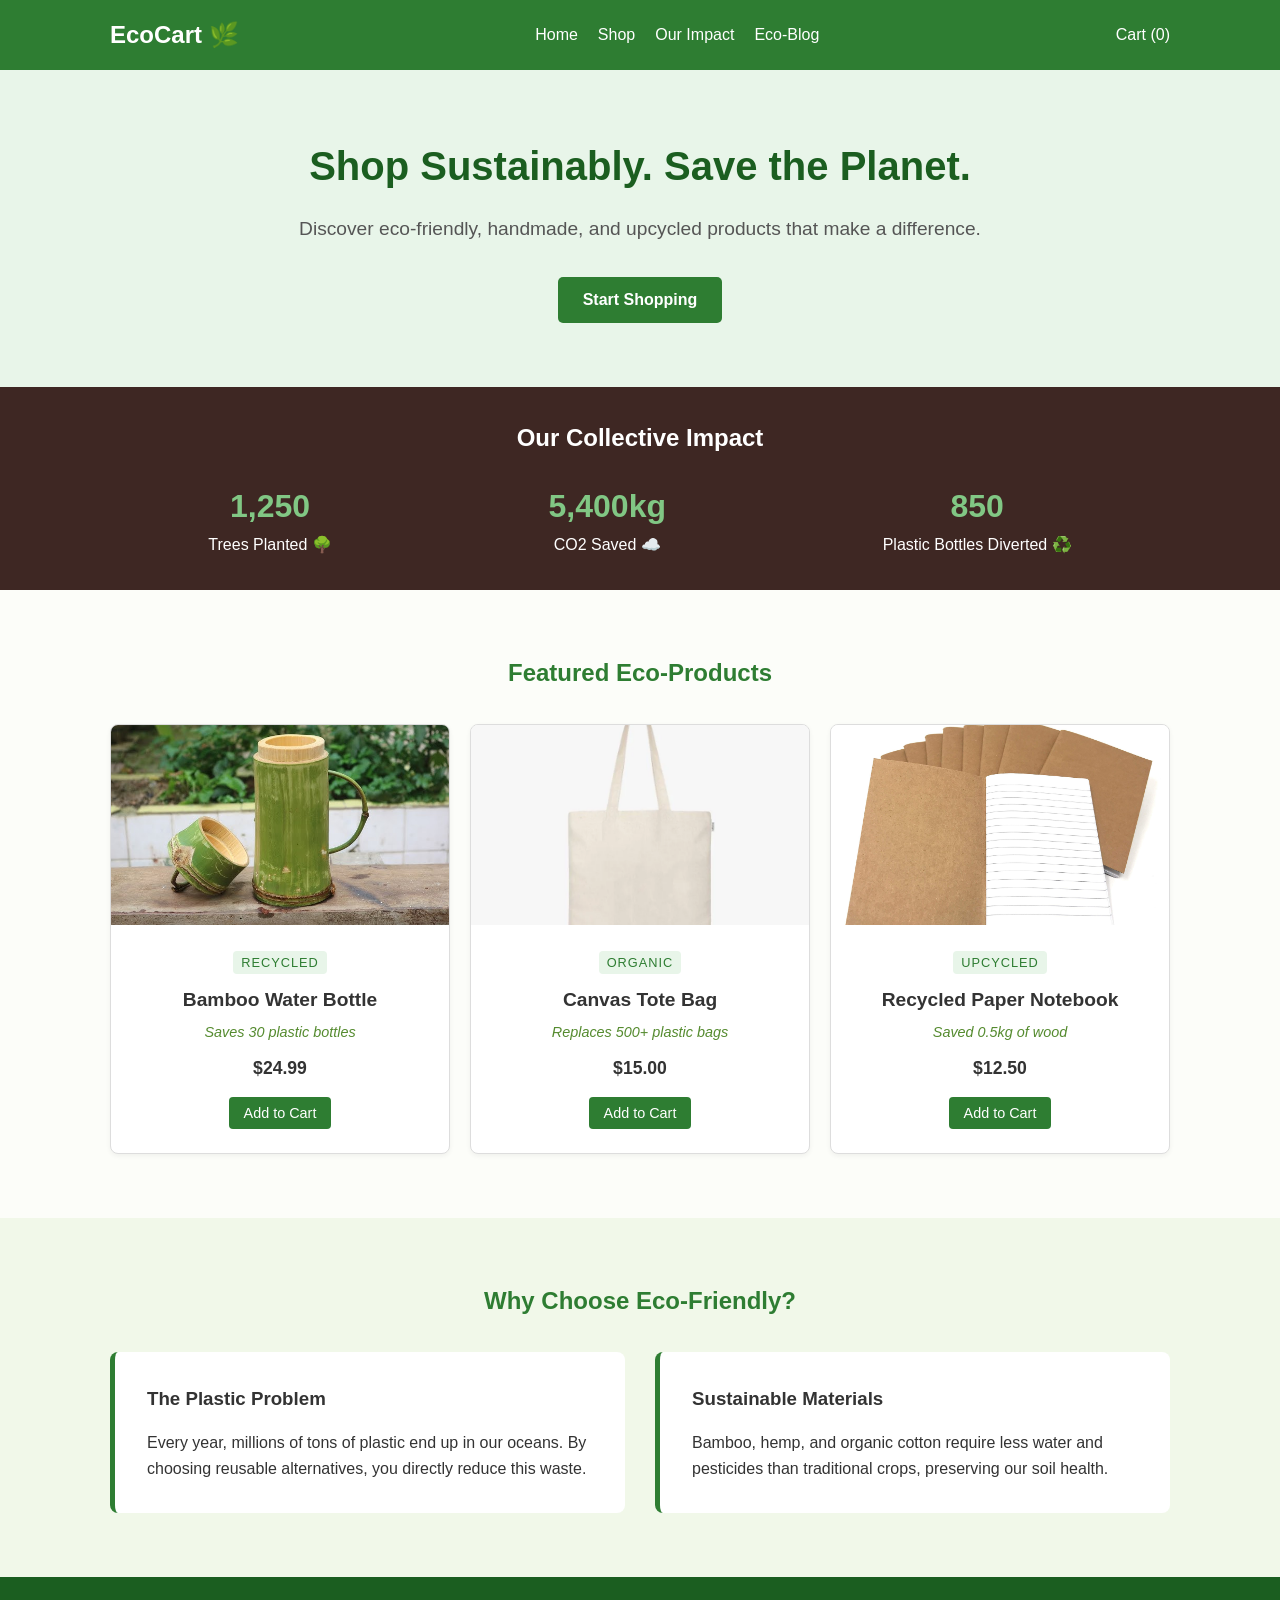
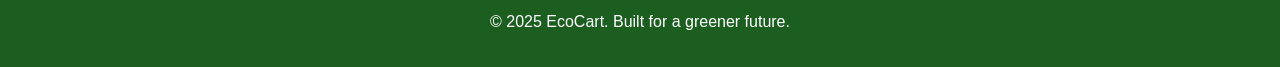
<file: index.html>
<!DOCTYPE html>
<html lang="en">
<head>
    <meta charset="UTF-8">
    <meta name="viewport" content="width=device-width, initial-scale=1.0">
    <title>EcoCart - The Green E-Commerce Experience</title>
    <link rel="stylesheet" href="style.css">
</head>
<body>

    <header>
        <div class="container header-content">
            <div class="logo">EcoCart 🌿</div>
            <nav>
                <ul>
                    <li><a href="index.html">Home</a></li>
                    <li><a href="shop.html">Shop</a></li>
                    <li><a href="impact.html">Our Impact</a></li>
                    <li><a href="blog.html">Eco-Blog</a></li>
                </ul>
            </nav>
            <div class="cart-icon">Cart (0)</div>
        </div>
    </header>

    <section id="home" class="hero">
        <div class="container">
            <h1>Shop Sustainably. Save the Planet.</h1>
            <p>Discover eco-friendly, handmade, and upcycled products that make a difference.</p>
            <a href="#shop" class="btn">Start Shopping</a>
        </div>
    </section>

    <section id="impact" class="impact-banner">
        <div class="container">
            <h2>Our Collective Impact</h2>
            <div class="impact-stats">
                <div class="stat">
                    <span class="number">1,250</span>
                    <span class="label">Trees Planted 🌳</span>
                </div>
                <div class="stat">
                    <span class="number">5,400kg</span>
                    <span class="label">CO2 Saved ☁️</span>
                </div>
                <div class="stat">
                    <span class="number">850</span>
                    <span class="label">Plastic Bottles Diverted ♻️</span>
                </div>
            </div>
        </div>
    </section>

    <section id="shop" class="products">
        <div class="container">
            <h2>Featured Eco-Products</h2>
            <div class="product-grid">
                <div class="product-card">
                    <div class="product-image" style="background-color: #e0e0e0;">
                        <img src="photos/bamboobottle.jpg" alt="Bamboo Bottle">
                    </div>
                    <div class="product-info">
                        <span class="tag">Recycled</span>
                        <h3>Bamboo Water Bottle</h3>
                        <p class="impact-note">Saves 30 plastic bottles</p>
                        <p class="price">$24.99</p>
                        <button class="btn-sm">Add to Cart</button>
                    </div>
                </div>

                <div class="product-card">
                    <div class="product-image" style="background-color: #e0e0e0;">
                        <img src="photos/bag.webp" alt="Tote Bag">
                    </div>
                    <div class="product-info">
                        <span class="tag">Organic</span>
                        <h3>Canvas Tote Bag</h3>
                        <p class="impact-note">Replaces 500+ plastic bags</p>
                        <p class="price">$15.00</p>
                        <button class="btn-sm">Add to Cart</button>
                    </div>
                </div>

                <div class="product-card">
                    <div class="product-image" style="background-color: #e0e0e0;">
                        <img src="photos/notebook.jpg" alt="Notebook">
                    </div>
                    <div class="product-info">
                        <span class="tag">Upcycled</span>
                        <h3>Recycled Paper Notebook</h3>
                        <p class="impact-note">Saved 0.5kg of wood</p>
                        <p class="price">$12.50</p>
                        <button class="btn-sm">Add to Cart</button>
                    </div>
                </div>
            </div>
        </div>
    </section>

    <section id="blog" class="education">
        <div class="container">
            <h2>Why Choose Eco-Friendly?</h2>
            <div class="blog-grid">
                <article>
                    <h3>The Plastic Problem</h3>
                    <p>Every year, millions of tons of plastic end up in our oceans. By choosing reusable alternatives, you directly reduce this waste.</p>
                </article>
                <article>
                    <h3>Sustainable Materials</h3>
                    <p>Bamboo, hemp, and organic cotton require less water and pesticides than traditional crops, preserving our soil health.</p>
                </article>
            </div>
        </div>
    </section>

    <footer>
        <div class="container">
            <p>&copy; 2025 EcoCart. Built for a greener future.</p>
        </div>
    </footer>

</body>
<script>
    const addButtons = document.querySelectorAll(".btn-sm");

    const cartIcon = document.querySelector(".cart-icon");
    let cartCount = 0;

    function updateCart() {
        cartCount++;
        cartIcon.textContent = `Cart (${cartCount})`;
        showMessage("Item added to cart!");
    }

    function showMessage(text) {
        const msg = document.createElement("div");
        msg.className = "popup-msg";
        msg.textContent = text;
        document.body.appendChild(msg);

        setTimeout(() => {
            msg.remove();
        }, 1500);
    }

    addButtons.forEach(btn => {
        btn.addEventListener("click", updateCart);
    });
</script>
</html>
</file>
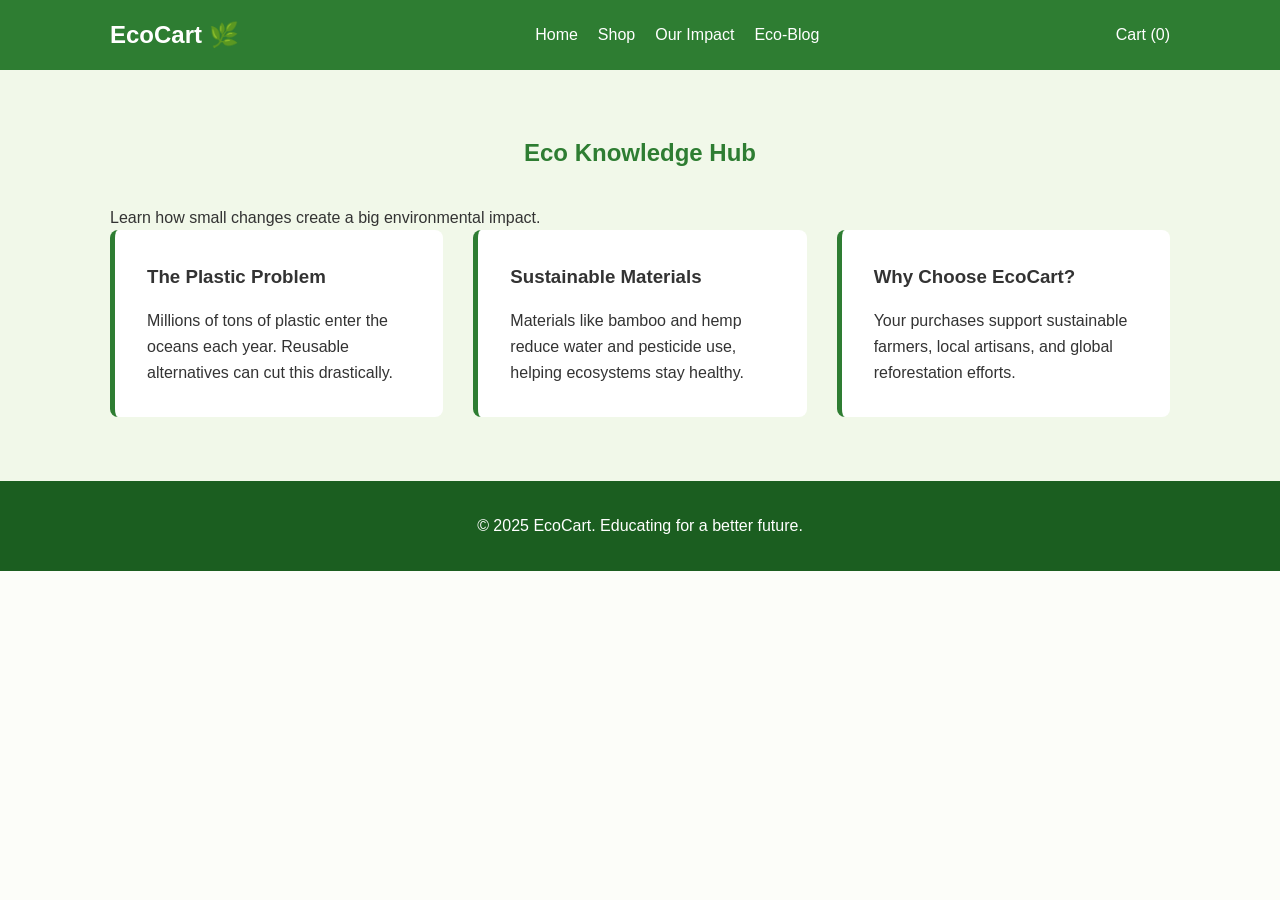
<file: blog.html>
<!DOCTYPE html>
<html lang="en">

<head>
    <meta charset="UTF-8">
    <meta name="viewport" content="width=device-width, initial-scale=1.0">
    <title>EcoCart | Eco Blog</title>
    <link rel="stylesheet" href="style.css">
</head>

<body>

<header>
    <div class="container header-content">
        <div class="logo">EcoCart 🌿</div>

        <nav>
            <ul>
                <li><a href="index.html">Home</a></li>
                <li><a href="shop.html">Shop</a></li>
                <li><a href="impact.html">Our Impact</a></li>
                <li><a href="blog.html">Eco-Blog</a></li>
            </ul>
        </nav>

        <div class="cart-icon">Cart (0)</div>
    </div>
</header>

<section class="education">
    <div class="container">
        <h2>Eco Knowledge Hub</h2>
        <p>Learn how small changes create a big environmental impact.</p>

        <div class="blog-grid">

            <article>
                <h3>The Plastic Problem</h3>
                <p>Millions of tons of plastic enter the oceans each year. Reusable alternatives can cut this drastically.</p>
            </article>

            <article>
                <h3>Sustainable Materials</h3>
                <p>Materials like bamboo and hemp reduce water and pesticide use, helping ecosystems stay healthy.</p>
            </article>

            <article>
                <h3>Why Choose EcoCart?</h3>
                <p>Your purchases support sustainable farmers, local artisans, and global reforestation efforts.</p>
            </article>

        </div>
    </div>
</section>

<footer>
    <div class="container">
        <p>&copy; 2025 EcoCart. Educating for a better future.</p>
    </div>
</footer>

</body>
</html>
</file>
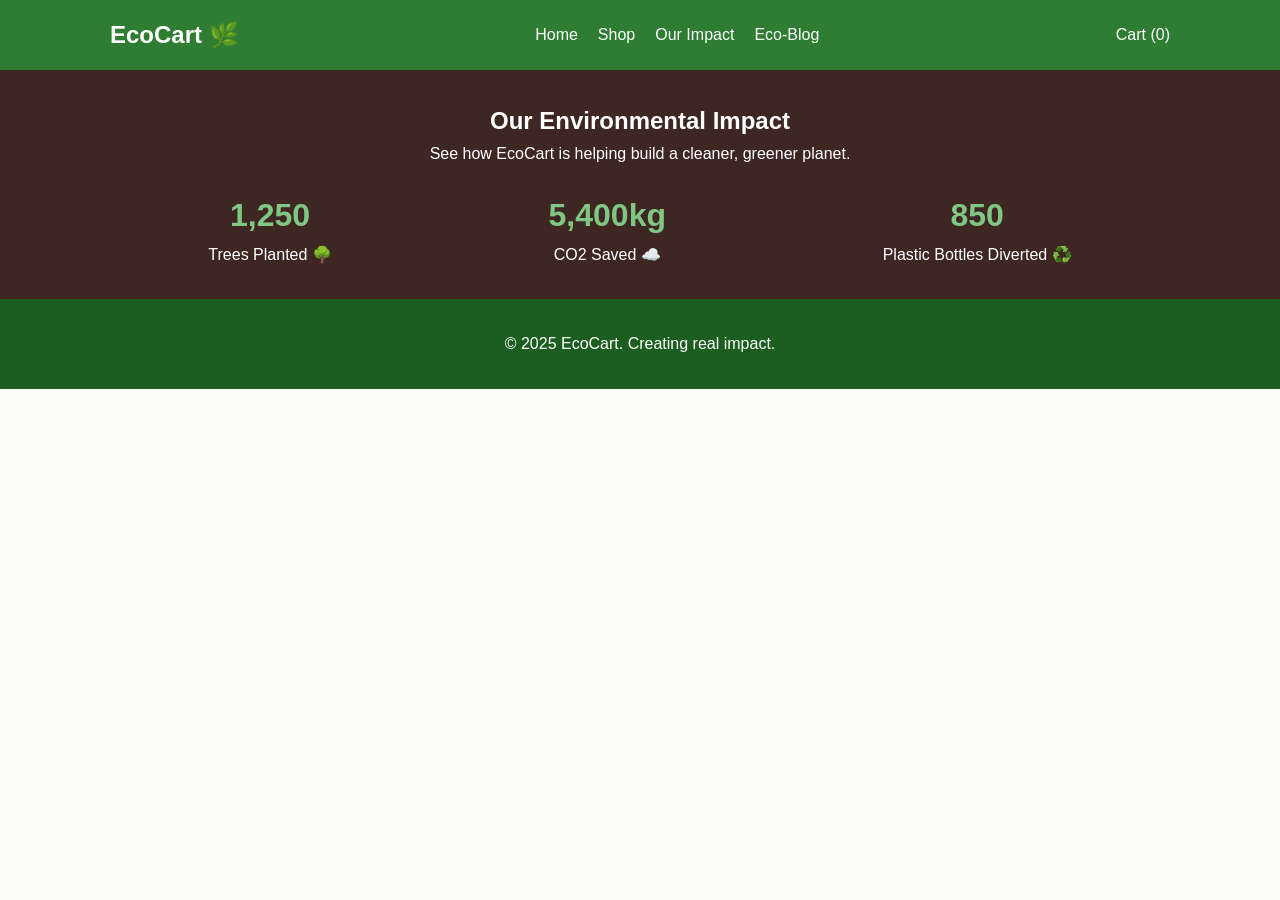
<file: impact.html>
<!DOCTYPE html>
<html lang="en">

<head>
    <meta charset="UTF-8">
    <meta name="viewport" content="width=device-width, initial-scale=1.0">
    <title>EcoCart | Our Impact</title>
    <link rel="stylesheet" href="style.css">
</head>

<body>

<header>
    <div class="container header-content">
        <div class="logo">EcoCart 🌿</div>

        <nav>
            <ul>
                <li><a href="index.html">Home</a></li>
                <li><a href="shop.html">Shop</a></li>
                <li><a href="impact.html">Our Impact</a></li>
                <li><a href="blog.html">Eco-Blog</a></li>
            </ul>
        </nav>

        <div class="cart-icon">Cart (0)</div>
    </div>
</header>

<section class="impact-banner">
    <div class="container">
        <h2>Our Environmental Impact</h2>
        <p>See how EcoCart is helping build a cleaner, greener planet.</p>

        <div class="impact-stats">

            <div class="stat">
                <span class="number">1,250</span>
                <span class="label">Trees Planted 🌳</span>
            </div>

            <div class="stat">
                <span class="number">5,400kg</span>
                <span class="label">CO2 Saved ☁️</span>
            </div>

            <div class="stat">
                <span class="number">850</span>
                <span class="label">Plastic Bottles Diverted ♻️</span>
            </div>

        </div>
    </div>
</section>

<footer>
    <div class="container">
        <p>&copy; 2025 EcoCart. Creating real impact.</p>
    </div>
</footer>

</body>
</html>
</file>
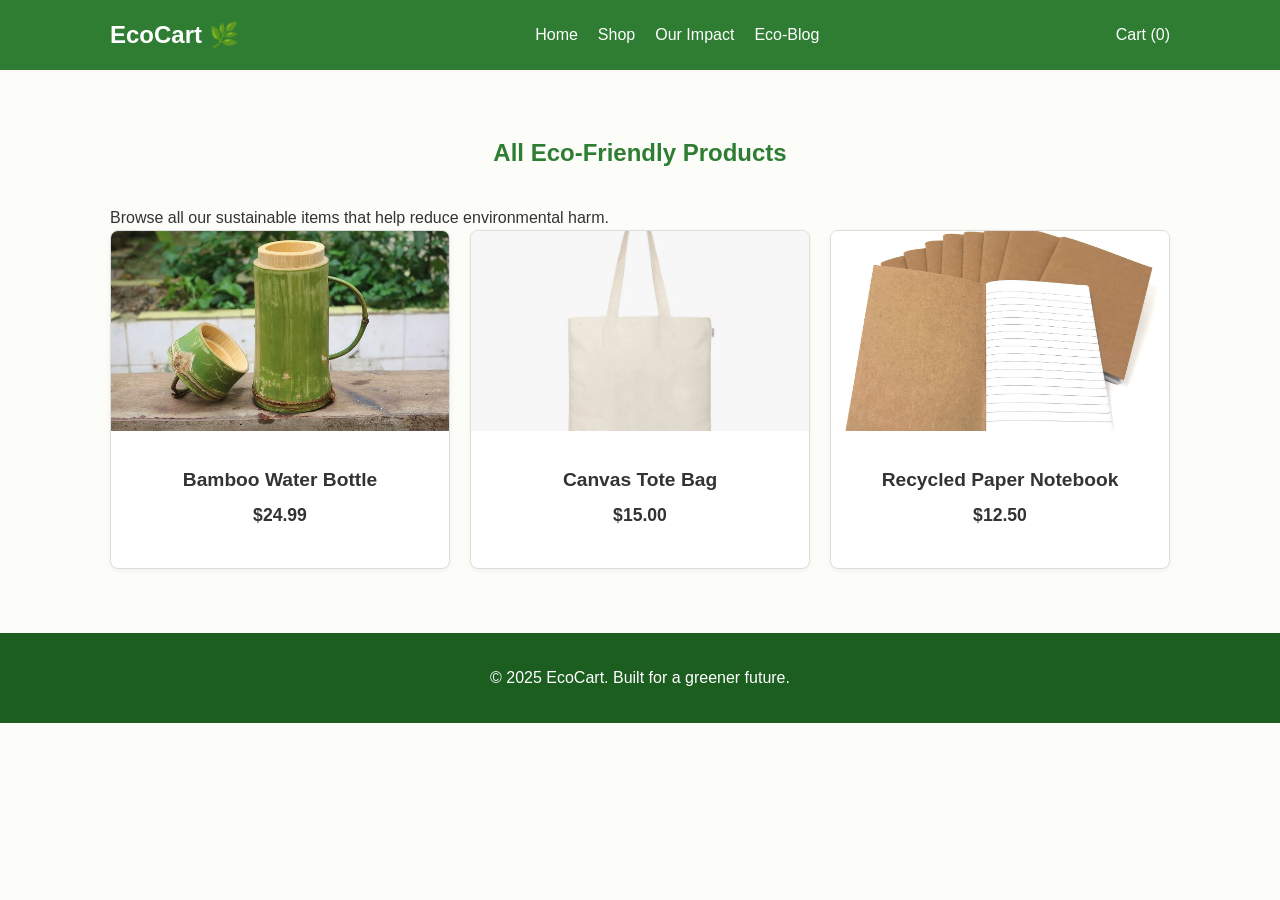
<file: shop.html>
<!DOCTYPE html>
<html lang="en">

<head>
    <meta charset="UTF-8">
    <meta name="viewport" content="width=device-width, initial-scale=1.0">
    <title>EcoCart | Shop</title>
    <link rel="stylesheet" href="style.css">
</head>

<body>

<header>
    <div class="container header-content">
        <div class="logo">EcoCart 🌿</div>

        <nav>
            <ul>
                <li><a href="index.html">Home</a></li>
                <li><a href="shop.html">Shop</a></li>
                <li><a href="impact.html">Our Impact</a></li>
                <li><a href="blog.html">Eco-Blog</a></li>
            </ul>
        </nav>

        <div class="cart-icon">Cart (0)</div>
    </div>
</header>

<section class="products">
    <div class="container">
        <h2>All Eco-Friendly Products</h2>
        <p>Browse all our sustainable items that help reduce environmental harm.</p>

        <div class="product-grid">

            <div class="product-card">
                <div class="product-image"><img src="photos/bamboobottle.jpg"></div>
                <div class="product-info">
                    <h3>Bamboo Water Bottle</h3>
                    <p class="price">$24.99</p>
                </div>
            </div>

            <div class="product-card">
                <div class="product-image"><img src="photos/bag.webp"></div>
                <div class="product-info">
                    <h3>Canvas Tote Bag</h3>
                    <p class="price">$15.00</p>
                </div>
            </div>

            <div class="product-card">
                <div class="product-image"><img src="photos/notebook.jpg"></div>
                <div class="product-info">
                    <h3>Recycled Paper Notebook</h3>
                    <p class="price">$12.50</p>
                </div>
            </div>

        </div>
    </div>
</section>

<footer>
    <div class="container">
        <p>&copy; 2025 EcoCart. Built for a greener future.</p>
    </div>
</footer>

</body>
</html>
</file>
<file: style.css>
/* Simple Reset */
* {
  margin: 0;
  padding: 0;
  box-sizing: border-box;
}

body {
  font-family: "Segoe UI", Tahoma, Geneva, Verdana, sans-serif;
  line-height: 1.6;
  color: #333;
  background-color: #fcfdf9; /* Very light green tint */
}

/* Layout Utilities */
.container {
  max-width: 1100px;
  margin: 0 auto;
  padding: 0 20px;
}

/* Header */
header {
  background-color: #2e7d32; /* Forest Green */
  color: white;
  padding: 1rem 0;
  position: sticky;
  top: 0;
  z-index: 100;
}

.header-content {
  display: flex;
  justify-content: space-between;
  align-items: center;
}

.logo {
  font-size: 1.5rem;
  font-weight: bold;
}

nav ul {
  list-style: none;
  display: flex;
  gap: 20px;
}

nav a {
  color: white;
  text-decoration: none;
  font-weight: 500;
}

nav a:hover {
  text-decoration: underline;
}

/* Hero Section */
.hero {
  background-color: #e8f5e9; /* Light Green */
  text-align: center;
  padding: 4rem 0;
}

.hero h1 {
  font-size: 2.5rem;
  color: #1b5e20;
  margin-bottom: 1rem;
}

.hero p {
  font-size: 1.2rem;
  margin-bottom: 2rem;
  color: #555;
}

/* Buttons */
.btn {
  display: inline-block;
  background-color: #2e7d32;
  color: white;
  padding: 10px 25px;
  text-decoration: none;
  border-radius: 5px;
  font-weight: bold;
  transition: background-color 0.3s;
}

.btn:hover {
  background-color: #1b5e20;
}

.btn-sm {
  background-color: #2e7d32;
  color: white;
  border: none;
  padding: 8px 15px;
  border-radius: 4px;
  cursor: pointer;
  font-size: 0.9rem;
}

.btn-sm:hover {
  background-color: #1b5e20;
}

/* Impact Banner */
.impact-banner {
  background-color: #3e2723; /* Dark Brown/Earthy */
  color: white;
  padding: 2rem 0;
  text-align: center;
}

.impact-stats {
  display: flex;
  justify-content: space-around;
  margin-top: 1.5rem;
  flex-wrap: wrap;
  gap: 20px;
}

.stat {
  display: flex;
  flex-direction: column;
}

.stat .number {
  font-size: 2rem;
  font-weight: bold;
  color: #81c784; /* Light Green Accent */
}

/* Products Section */
.products {
  padding: 4rem 0;
}

.products h2,
.education h2 {
  text-align: center;
  margin-bottom: 2rem;
  color: #2e7d32;
}

.product-grid {
  display: flex;
  justify-content: space-between;
  gap: 20px;
  flex-wrap: wrap;
}

.product-card {
  background: white;
  border: 1px solid #ddd;
  border-radius: 8px;
  overflow: hidden;
  flex: 1;
  min-width: 280px;
  box-shadow: 0 2px 5px rgba(0, 0, 0, 0.05);
}

.product-image img {
  width: 100%;
  height: 200px;
  object-fit: cover;
  display: block;
}

.product-info {
  padding: 1.5rem;
  text-align: center;
}

.tag {
  background-color: #e8f5e9;
  color: #2e7d32;
  padding: 4px 8px;
  border-radius: 4px;
  font-size: 0.8rem;
  text-transform: uppercase;
  letter-spacing: 1px;
}

.product-info h3 {
  margin: 10px 0 5px;
  font-size: 1.2rem;
}

.impact-note {
  color: #558b2f;
  font-size: 0.9rem;
  margin-bottom: 10px;
  font-style: italic;
}

.price {
  font-weight: bold;
  font-size: 1.1rem;
  margin-bottom: 15px;
}

/* Education Section */
.education {
  background-color: #f1f8e9;
  padding: 4rem 0;
}

.blog-grid {
  display: flex;
  gap: 30px;
  flex-wrap: wrap;
}

.education article {
  flex: 1;
  min-width: 300px;
  background: white;
  padding: 2rem;
  border-radius: 8px;
  border-left: 5px solid #2e7d32;
}

.education h3 {
  margin-bottom: 1rem;
  color: #333;
}

/* Footer */
footer {
  background-color: #1b5e20;
  color: white;
  text-align: center;
  padding: 2rem 0;
  margin-top: auto;
}
.popup-msg {
  position: fixed;
  bottom: 20px;
  right: 20px;
  background-color: #2e7d32;
  color: white;
  padding: 10px 15px;
  border-radius: 5px;
  box-shadow: 0 2px 5px rgba(0,0,0,0.2);
  animation: fade 1.5s ease;
  font-size: 0.9rem;
}

@keyframes fade {
  0% { opacity: 0; transform: translateY(20px); }
  20% { opacity: 1; transform: translateY(0); }
  100% { opacity: 0; transform: translateY(20px); }
}
</file>
